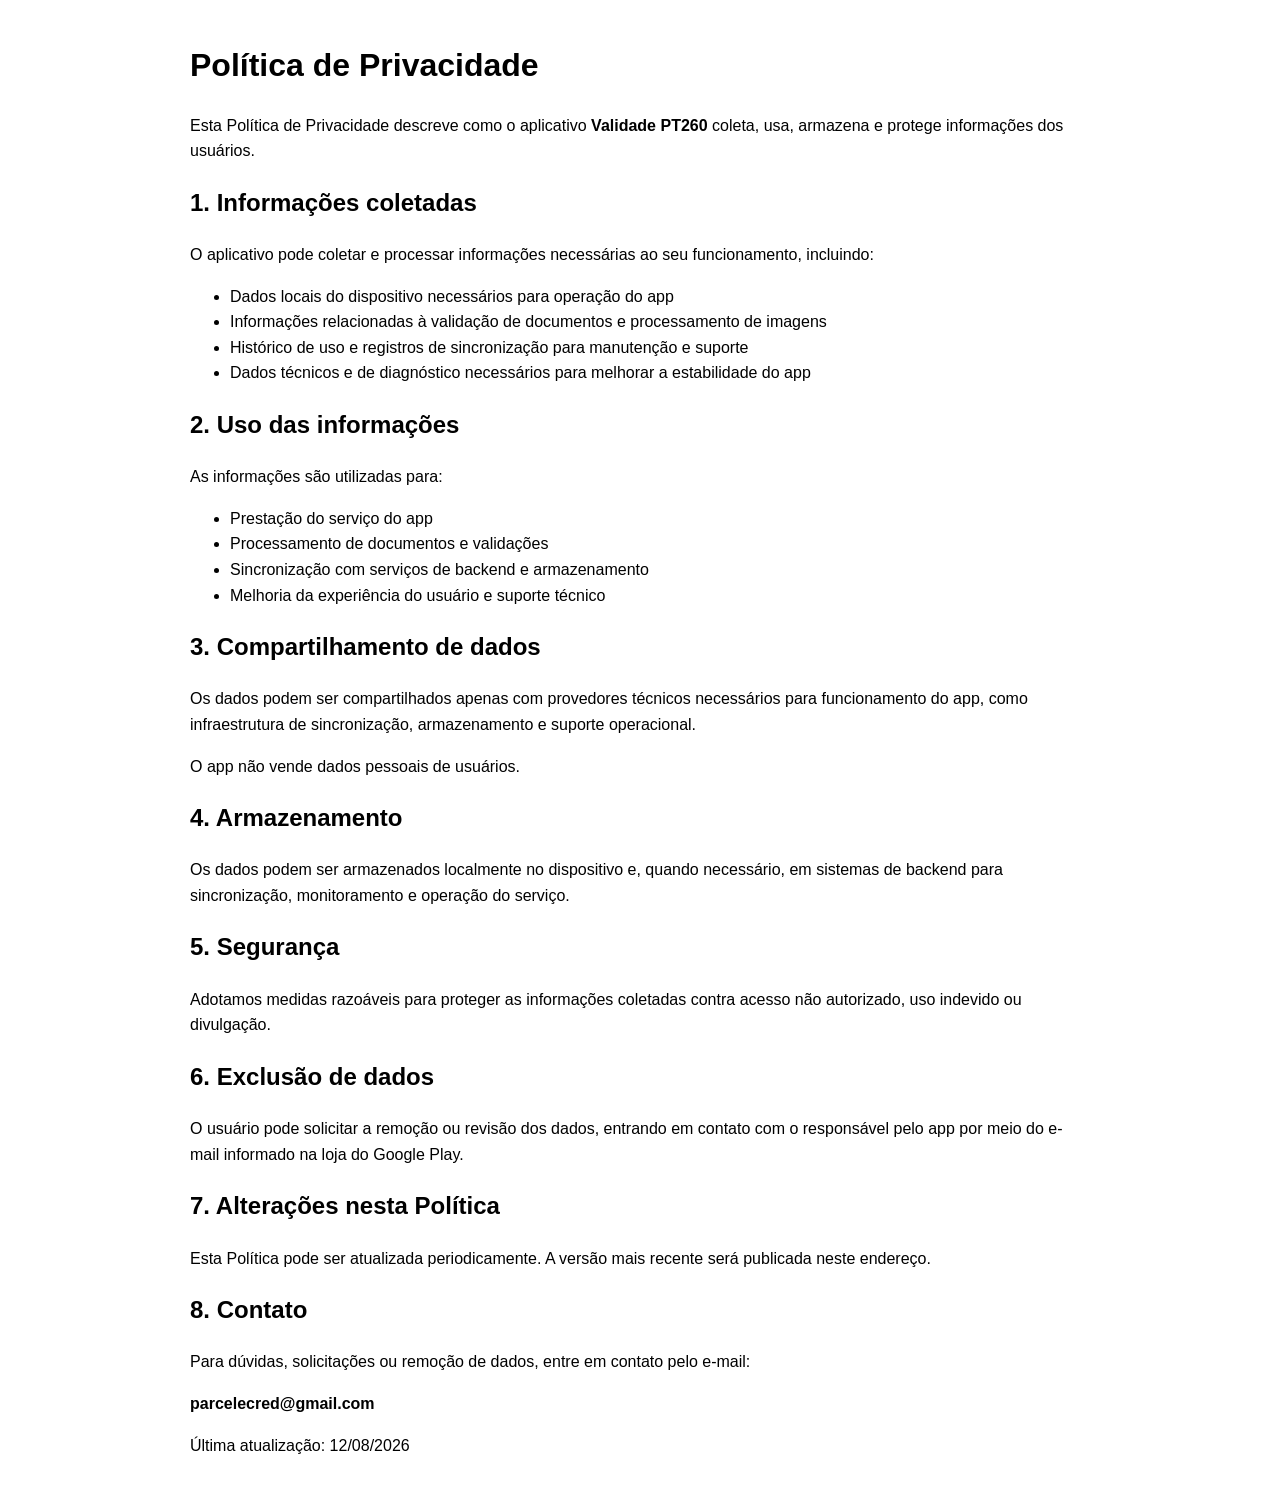
<file: index.html>
<!DOCTYPE html>
<html lang="pt-BR">
<head>
  <meta charset="UTF-8" />
  <meta name="viewport" content="width=device-width, initial-scale=1.0" />
  <title>Política de Privacidade</title>
</head>
<body style="font-family: Arial, sans-serif; max-width: 900px; margin: 40px auto; padding: 0 20px; line-height: 1.6;">
  <h1>Política de Privacidade</h1>

  <p>Esta Política de Privacidade descreve como o aplicativo <strong>Validade PT260</strong> coleta, usa, armazena e protege informações dos usuários.</p>

  <h2>1. Informações coletadas</h2>
  <p>O aplicativo pode coletar e processar informações necessárias ao seu funcionamento, incluindo:</p>
  <ul>
    <li>Dados locais do dispositivo necessários para operação do app</li>
    <li>Informações relacionadas à validação de documentos e processamento de imagens</li>
    <li>Histórico de uso e registros de sincronização para manutenção e suporte</li>
    <li>Dados técnicos e de diagnóstico necessários para melhorar a estabilidade do app</li>
  </ul>

  <h2>2. Uso das informações</h2>
  <p>As informações são utilizadas para:</p>
  <ul>
    <li>Prestação do serviço do app</li>
    <li>Processamento de documentos e validações</li>
    <li>Sincronização com serviços de backend e armazenamento</li>
    <li>Melhoria da experiência do usuário e suporte técnico</li>
  </ul>

  <h2>3. Compartilhamento de dados</h2>
  <p>Os dados podem ser compartilhados apenas com provedores técnicos necessários para funcionamento do app, como infraestrutura de sincronização, armazenamento e suporte operacional.</p>
  <p>O app não vende dados pessoais de usuários.</p>

  <h2>4. Armazenamento</h2>
  <p>Os dados podem ser armazenados localmente no dispositivo e, quando necessário, em sistemas de backend para sincronização, monitoramento e operação do serviço.</p>

  <h2>5. Segurança</h2>
  <p>Adotamos medidas razoáveis para proteger as informações coletadas contra acesso não autorizado, uso indevido ou divulgação.</p>

  <h2>6. Exclusão de dados</h2>
  <p>O usuário pode solicitar a remoção ou revisão dos dados, entrando em contato com o responsável pelo app por meio do e-mail informado na loja do Google Play.</p>

  <h2>7. Alterações nesta Política</h2>
  <p>Esta Política pode ser atualizada periodicamente. A versão mais recente será publicada neste endereço.</p>

  <h2>8. Contato</h2>
  <p>Para dúvidas, solicitações ou remoção de dados, entre em contato pelo e-mail:</p>
  <p><strong>parcelecred@gmail.com</strong></p>

  <p>Última atualização: 12/08/2026</p>
</body>
</html>
</file>
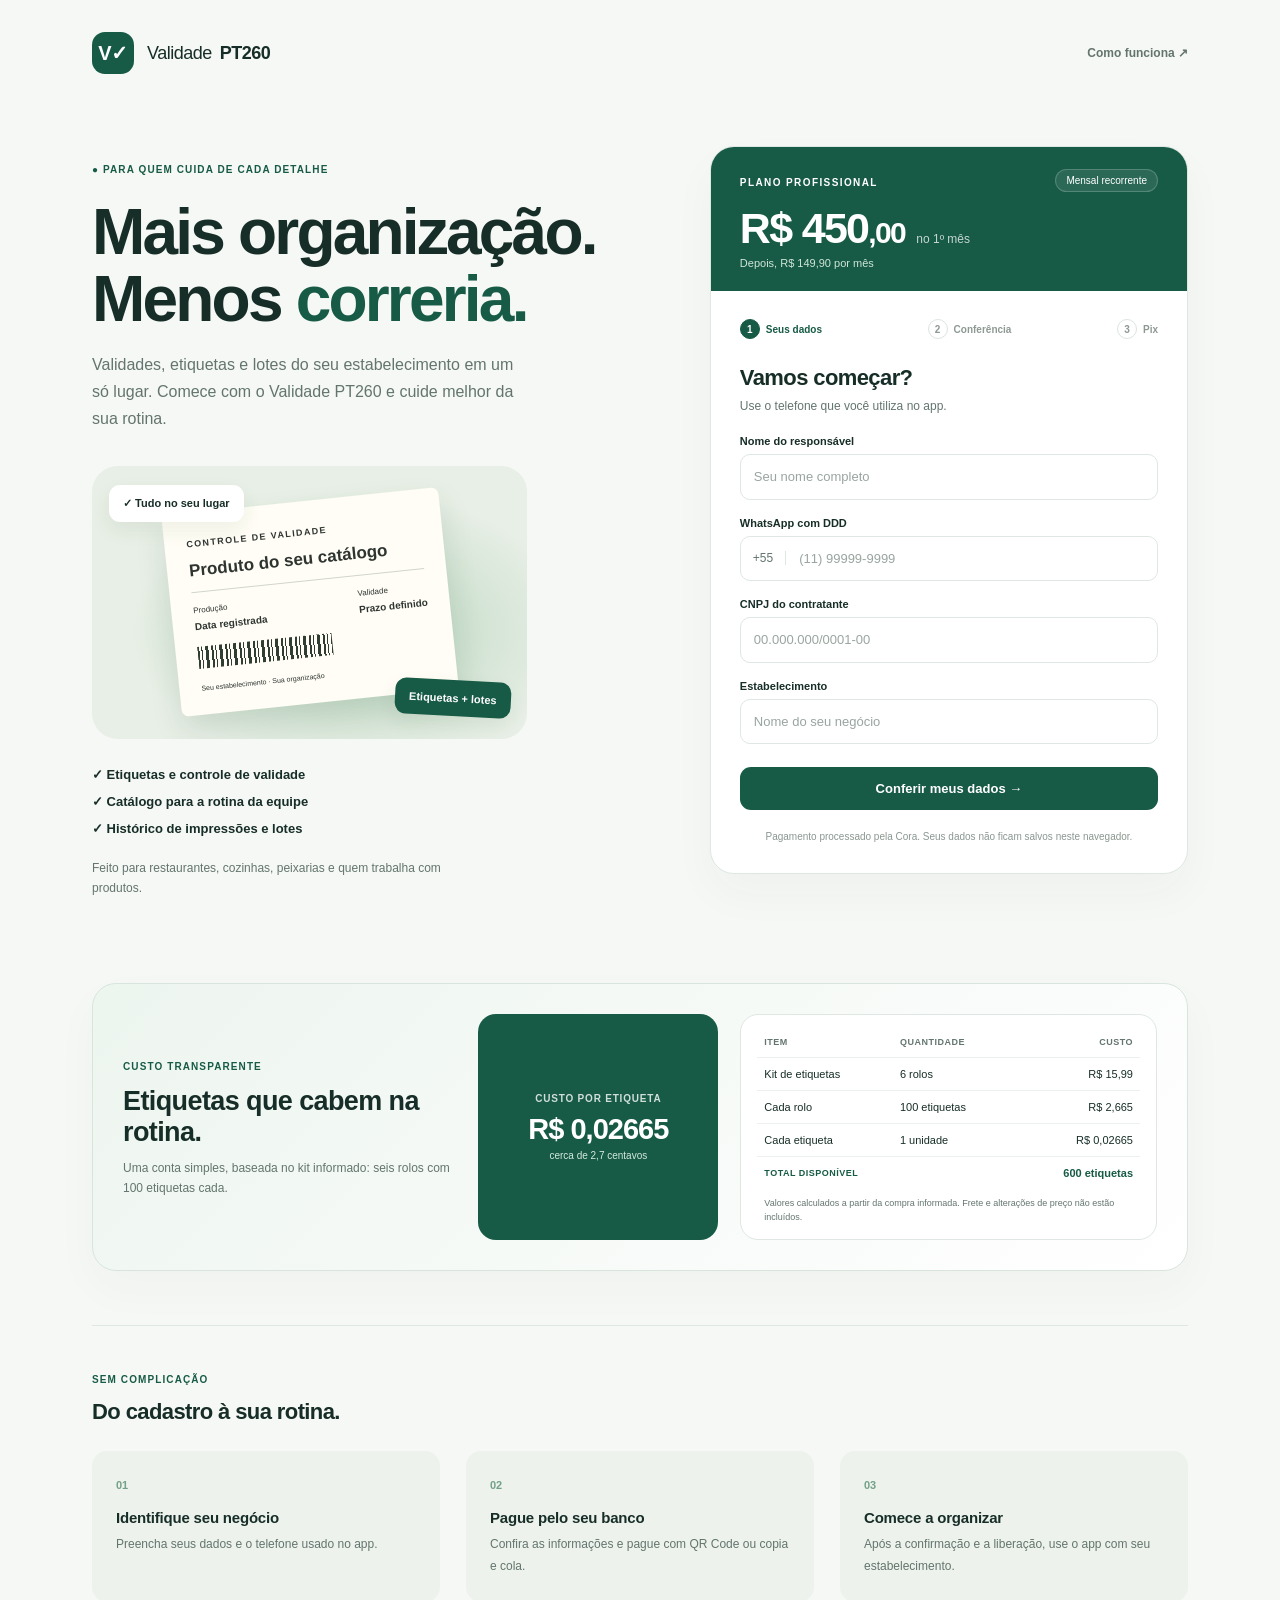
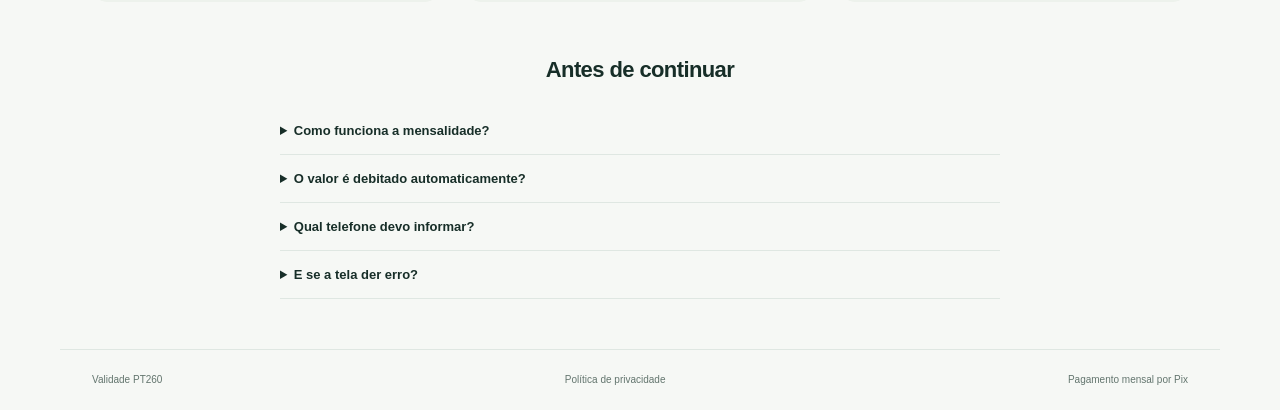
<file: validadept260.html>
<!doctype html>
<html lang="pt-BR"><head>
<meta charset="utf-8"><meta name="viewport" content="width=device-width,initial-scale=1">
<meta name="theme-color" content="#175b46"><meta name="description" content="Organize validades, etiquetas e lotes com Validade PT260. Pague sua mensalidade por Pix.">
<meta http-equiv="Content-Security-Policy" content="default-src 'self'; script-src 'self'; style-src 'self'; img-src 'self' data:; connect-src https://suipuquznkksgrkchqrv.functions.supabase.co; base-uri 'none'; form-action 'none'; object-src 'none'">
<meta name="referrer" content="no-referrer"><title>Validade PT260 · Seu estabelecimento, organizado</title>
<link rel="stylesheet" href="assets/checkout.css"><script src="assets/qrcode.min.js" defer></script><script src="assets/checkout.js" defer></script>
</head><body>
<header class="nav shell"><a class="brand" href="validadept260.html"><span class="mark">V✓</span>Validade <b>PT260</b></a><a href="#como-funciona" class="nav-link">Como funciona ↗</a></header>
<main class="shell"><div class="layout">
<section class="intro"><span class="eyebrow">● Para quem cuida de cada detalhe</span><h1>Mais organização.<br>Menos <em>correria.</em></h1><p class="lead">Validades, etiquetas e lotes do seu estabelecimento em um só lugar. Comece com o Validade PT260 e cuide melhor da sua rotina.</p>
<div class="illustration" aria-label="Ilustração de etiqueta"><span class="mini-status">✓ Tudo no seu lugar</span><div class="label-demo"><span>CONTROLE DE VALIDADE</span><strong>Produto do seu catálogo</strong><hr><div class="label-grid"><span>Produção<br><b>Data registrada</b></span><span>Validade<br><b>Prazo definido</b></span></div><div class="barcode" aria-hidden="true"></div><small>Seu estabelecimento · Sua organização</small></div><span class="floating-pill">Etiquetas + lotes</span></div>
<ul class="benefits"><li>✓ Etiquetas e controle de validade</li><li>✓ Catálogo para a rotina da equipe</li><li>✓ Histórico de impressões e lotes</li></ul><p class="intro-foot">Feito para restaurantes, cozinhas, peixarias e quem trabalha com produtos.</p></section>
<section class="checkout" aria-labelledby="checkout-title"><div class="plan"><span>PLANO PROFISSIONAL</span><span class="badge">Mensal recorrente</span><div class="price">R$ 450<span>,00</span><small> no 1º mês</small></div><p>Depois, R$ 149,90 por mês</p></div><div class="card-body">
<ol class="steps" aria-label="Etapas do pagamento"><li class="active" id="step-data"><span>1</span> Seus dados</li><li id="step-review"><span>2</span> Conferência</li><li id="step-pix"><span>3</span> Pix</li></ol>
<h2 id="checkout-title">Vamos começar?</h2><p id="step-hint" class="muted">Use o telefone que você utiliza no app.</p><div id="notice" class="notice" role="status" aria-live="polite" hidden></div>
<form id="checkout-form"><div id="data-fields">
<label for="name">Nome do responsável</label><input id="name" name="name" autocomplete="name" minlength="3" maxlength="80" required placeholder="Seu nome completo">
<label for="phone">WhatsApp com DDD</label><div class="phone-input"><span>+55</span><input id="phone" name="phone" autocomplete="tel-national" inputmode="tel" maxlength="20" required placeholder="(11) 99999-9999"></div>
<label for="document">CNPJ do contratante</label><input id="document" name="document" inputmode="numeric" maxlength="18" required placeholder="00.000.000/0001-00">
<label for="establishment">Estabelecimento</label><input id="establishment" name="establishment" autocomplete="organization" minlength="2" maxlength="80" required placeholder="Nome do seu negócio">
<button class="primary" type="submit">Conferir meus dados →</button></div>
<div id="review-fields" hidden><dl id="review-list" class="review-list"></dl><div class="total"><span>Primeiro mês</span><strong>R$ 450,00</strong></div><p class="payment-explanation">A partir do mês seguinte, cada mensalidade será R$ 149,90. A próxima cobrança só será criada depois que o primeiro Pix for confirmado.</p><label class="consent"><input id="accept-plan" type="checkbox" required><span>Concordo com o primeiro mês de R$ 450,00 e as mensalidades seguintes de R$ 149,90. Sei que cada cobrança chega por Pix e precisa ser paga no meu banco. Aceito receber as próximas cobranças no WhatsApp informado.</span></label><button id="generate" class="primary" type="submit">Gerar Pix de R$ 450,00 →</button><button id="edit" class="secondary" type="button">Voltar e corrigir dados</button></div></form>
<div id="payment" hidden><span class="payment-status">● Pix gerado · aguardando pagamento</span><div id="qr" class="qr" aria-label="QR Code Pix"></div><p class="qr-caption">Abra o banco e escaneie o QR Code.<br>No mesmo celular, use o botão abaixo.</p><label for="pix-code">Pix copia e cola</label><textarea id="pix-code" readonly rows="3"></textarea><button id="copy" class="primary" type="button">Copiar código Pix</button><p id="reference" class="reference"></p><p class="payment-explanation">A liberação é acompanhada pelo atendimento após a confirmação do pagamento. Gerar ou copiar o Pix não confirma o pagamento.</p></div>
<p class="card-foot">Pagamento processado pela Cora. Seus dados não ficam salvos neste navegador.</p></div></section></div>
<section class="label-costs" aria-labelledby="label-costs-title"><div class="cost-heading"><span class="eyebrow">Custo transparente</span><h2 id="label-costs-title">Etiquetas que cabem na rotina.</h2><p>Uma conta simples, baseada no kit informado: seis rolos com 100 etiquetas cada.</p></div><div class="cost-spotlight"><span>Custo por etiqueta</span><strong>R$ 0,02665</strong><small>cerca de 2,7 centavos</small></div><div class="cost-table-wrap"><table class="cost-table"><caption>Composição do custo das etiquetas</caption><thead><tr><th>Item</th><th>Quantidade</th><th>Custo</th></tr></thead><tbody><tr><td>Kit de etiquetas</td><td>6 rolos</td><td>R$ 15,99</td></tr><tr><td>Cada rolo</td><td>100 etiquetas</td><td>R$ 2,665</td></tr><tr><td>Cada etiqueta</td><td>1 unidade</td><td>R$ 0,02665</td></tr></tbody><tfoot><tr><th colspan="2">Total disponível</th><td>600 etiquetas</td></tr></tfoot></table><p>Valores calculados a partir da compra informada. Frete e alterações de preço não estão incluídos.</p></div></section>
<section class="how" id="como-funciona"><span class="eyebrow">Sem complicação</span><h2>Do cadastro à sua rotina.</h2><div class="how-grid"><article><span>01</span><h3>Identifique seu negócio</h3><p>Preencha seus dados e o telefone usado no app.</p></article><article><span>02</span><h3>Pague pelo seu banco</h3><p>Confira as informações e pague com QR Code ou copia e cola.</p></article><article><span>03</span><h3>Comece a organizar</h3><p>Após a confirmação e a liberação, use o app com seu estabelecimento.</p></article></div></section>
<section class="faq"><h2>Antes de continuar</h2><details><summary>Como funciona a mensalidade?</summary><p>O primeiro mês custa R$ 450,00. Depois, o valor é R$ 149,90 por mês. A próxima cobrança é criada somente após a confirmação do primeiro pagamento.</p></details><details><summary>O valor é debitado automaticamente?</summary><p>Não. Cada mês gera uma cobrança Pix que você paga no seu banco. O checkout não autoriza débito automático; as faturas seguintes são encaminhadas pelo WhatsApp informado.</p></details><details><summary>Qual telefone devo informar?</summary><p>O mesmo WhatsApp do cadastro do app, para relacionar o pagamento ao estabelecimento correto e receber as próximas cobranças.</p></details><details><summary>E se a tela der erro?</summary><p>Se o Pix já apareceu, use o mesmo código. Se houve pagamento, fale com o atendimento antes de gerar outra cobrança.</p></details></section>
</main><footer class="shell footer"><span>Validade PT260</span><a href="index.html">Política de privacidade</a><span>Pagamento mensal por Pix</span></footer></body></html>
</file>
<file: assets/checkout.css>
:root{color-scheme:light;--ink:#172e28;--green:#175b46;--muted:#63756e;--line:#dfe7e2}*{box-sizing:border-box}[hidden]{display:none!important}html{scroll-behavior:smooth}body{margin:0;background:#f6f8f5;color:var(--ink);font-family:Inter,"Segoe UI",Arial,sans-serif;-webkit-font-smoothing:antialiased}.shell{max-width:1160px;margin:auto;padding:0 32px}.nav{min-height:106px;display:flex;align-items:center;justify-content:space-between}.brand{display:flex;gap:8px;align-items:center;color:var(--ink);text-decoration:none;font-size:18px;letter-spacing:-.5px}.brand b{font-weight:850}.mark{display:grid;place-items:center;width:42px;height:42px;border-radius:13px;background:var(--green);color:white;font-size:20px;font-weight:800;margin-right:5px}.nav-link{font-size:12px;font-weight:650;color:var(--muted);text-decoration:none}.layout{display:grid;grid-template-columns:1.15fr 1fr;gap:68px;align-items:start;padding:40px 0 55px}.intro{padding-top:13px}.eyebrow{font-size:10px;font-weight:800;letter-spacing:1.1px;text-transform:uppercase;color:var(--green)}h1{font-size:clamp(39px,5vw,64px);line-height:1.04;letter-spacing:-2.8px;font-weight:820;margin:22px 0 19px}h1 em{font-style:normal;color:var(--green)}.lead{font-size:16px;line-height:1.7;max-width:440px;color:var(--muted);margin:0}.illustration{position:relative;min-height:273px;margin:33px 0 28px;max-width:435px;border-radius:26px;background:radial-gradient(ellipse at 60% 60%,#b6d4bc,transparent 60%),#e8efe6;display:flex;align-items:center;justify-content:center;overflow:hidden}.label-demo{background:#fffdf5;width:278px;border-radius:7px;padding:20px 22px;box-shadow:0 15px 30px #234f3320;transform:rotate(-6deg);color:#2e3531}.label-demo>span{font-size:9px;font-weight:800;letter-spacing:1.4px}.label-demo strong{display:block;font-size:17px;margin-top:10px}.label-demo hr{border:0;height:1px;background:#d1d5ce;margin:11px 0}.label-grid{display:flex;justify-content:space-between;font-size:8px;line-height:1.7}.label-grid b{font-size:10px}.barcode{width:135px;height:22px;margin:12px 0 8px;background:repeating-linear-gradient(90deg,#303d32 0 2px,transparent 2px 4px,#303d32 4px 5px,transparent 5px 8px,#303d32 8px 11px,transparent 11px 14px)}.label-demo small{font-size:7px}.mini-status,.floating-pill{position:absolute;border-radius:11px;box-shadow:0 8px 20px #264c2e13;font-size:11px;font-weight:650;padding:12px 14px;z-index:1}.mini-status{left:17px;top:19px;background:white}.floating-pill{right:16px;bottom:23px;background:var(--green);color:white;transform:rotate(3deg)}.benefits{padding:0;margin:0;list-style:none;display:grid;gap:12px;font-size:13px;font-weight:600}.intro-foot{margin-top:22px;max-width:400px;color:var(--muted);font-size:12px;line-height:1.7}.checkout{background:white;border:1px solid var(--line);border-radius:24px;box-shadow:0 20px 45px #27423409;overflow:hidden}.plan{background:var(--green);color:white;padding:25px 29px 22px}.plan>span:first-child{font-size:10px;font-weight:750;letter-spacing:1.4px}.badge{float:right;font-size:10px;background:#ffffff17;border:1px solid #ffffff30;padding:5px 10px;border-radius:20px;margin-top:-3px}.price{font-size:43px;font-weight:780;letter-spacing:-1.7px;margin-top:14px}.price>span{font-size:30px}.price small{font-size:12px;font-weight:450;letter-spacing:0;opacity:.75;margin-left:8px}.plan p{font-size:11px;color:#d0e5da;margin:4px 0 0}.card-body{padding:28px 29px}.steps{display:flex;justify-content:space-between;gap:9px;padding:0;margin:0 0 26px;list-style:none;font-size:10px;color:#8e9993;font-weight:650}.steps li{display:flex;align-items:center;gap:6px}.steps span{border:1px solid #dce4df;border-radius:50%;width:20px;height:20px;display:grid;place-items:center}.steps .active{color:var(--green)}.steps .active span{background:var(--green);color:#fff;border-color:var(--green)}h2{font-size:22px;letter-spacing:-.6px;margin:0 0 8px}.muted{font-size:12px;color:var(--muted);margin:0 0 22px}label{display:block;font-size:11px;font-weight:700;margin:17px 0 7px}input,textarea{width:100%;font:inherit;font-size:13px;line-height:1.5;border:1px solid var(--line);border-radius:10px;padding:12px 13px;color:var(--ink);background:#fff;outline:none}input::placeholder{color:#99a59f}input:focus,textarea:focus{border-color:var(--green);box-shadow:0 0 0 3px #175b4610}.phone-input{display:flex;align-items:center;border:1px solid var(--line);border-radius:10px}.phone-input:focus-within{border-color:var(--green);box-shadow:0 0 0 3px #175b4610}.phone-input>span{font-size:12px;padding:0 12px;border-right:1px solid var(--line);color:var(--muted)}.phone-input input{border:0;box-shadow:none}.primary,.secondary{width:100%;border:0;border-radius:11px;padding:14px;font:inherit;font-size:13px;font-weight:700;cursor:pointer}.primary{background:var(--green);color:#fff;margin-top:23px}.primary:hover{background:#124b39}.primary:focus-visible,.secondary:focus-visible,a:focus-visible,summary:focus-visible{outline:3px solid #69aa8d;outline-offset:4px}.primary:disabled{opacity:.6;cursor:wait}.secondary{color:var(--muted);background:#f4f7f4;margin-top:9px}.card-foot{font-size:10px;line-height:1.7;color:#8a9790;text-align:center;margin:18px 3px 0}.notice{padding:12px 14px;border-radius:10px;background:#fff2df;color:#715121;font-size:12px;line-height:1.6;margin-bottom:16px}.notice.error{background:#fff1ec;color:#9a3326}.review-list{margin:0}.review-list dt{font-size:10px;color:var(--muted);margin-top:12px}.review-list dd{margin:3px 0 0;font-size:14px;font-weight:650;overflow-wrap:anywhere}.total{border-top:1px solid var(--line);border-bottom:1px solid var(--line);padding:19px 0;margin-top:21px;display:flex;justify-content:space-between;font-size:12px;align-items:center}.total strong{font-size:20px}.payment-explanation{font-size:11px;line-height:1.7;color:var(--muted)}.payment-status{display:block;font-size:11px;color:var(--green);font-weight:700;text-align:center;margin:12px 0}.qr{background:#fff;padding:20px;width:260px;max-width:100%;min-height:250px;margin:20px auto 12px;display:grid;place-items:center}.qr canvas,.qr img{max-width:100%;height:auto!important}.qr-caption{font-size:11px;text-align:center;line-height:1.6;color:var(--muted)}textarea{font-family:monospace;font-size:10px;resize:none;word-break:break-all}.reference{font-size:9px;text-align:center;color:var(--muted);overflow-wrap:anywhere}.how{padding:43px 0;border-top:1px solid var(--line)}.how h2{margin:12px 0 26px}.how-grid{display:grid;grid-template-columns:repeat(3,1fr);gap:26px}.how article{background:#edf2ec;border-radius:15px;padding:24px}.how article>span{font-size:11px;color:#73a187;font-weight:800}h3{font-size:15px;letter-spacing:-.2px;margin:16px 0 8px}.how p,.faq p{font-size:12px;line-height:1.8;color:var(--muted);margin:0}.faq{max-width:720px;margin:12px auto 50px}.faq h2{text-align:center;margin-bottom:24px}.faq details{border-bottom:1px solid var(--line);padding:16px 0}.faq summary{cursor:pointer;font-size:13px;font-weight:600}.faq p{margin:13px 0 0}.footer{display:flex;gap:20px;justify-content:space-between;border-top:1px solid var(--line);padding-top:24px;padding-bottom:25px;font-size:10px;color:var(--muted)}.footer>a{color:inherit;text-decoration:none}@media(max-width:900px){.layout{gap:30px;grid-template-columns:1fr 1fr}h1{font-size:46px}.shell{padding-left:24px;padding-right:24px}.plan,.card-body{padding-left:22px;padding-right:22px}}@media(max-width:660px){.shell{padding-left:19px;padding-right:19px}.nav{min-height:83px}.brand{font-size:16px}.nav-link{font-size:11px}.layout{grid-template-columns:1fr;gap:30px;padding-top:15px}.intro{padding-top:0}h1{font-size:46px;letter-spacing:-1.9px}.lead{font-size:14px}.illustration{min-height:245px;max-width:none;margin-top:26px}.benefits{font-size:12px}.intro-foot{margin-bottom:0}.checkout{border-radius:20px}.card-body{padding:25px}.how-grid{grid-template-columns:1fr;gap:12px}.how article{padding:20px}.faq{margin-bottom:35px}.footer{flex-wrap:wrap;gap:14px}.footer>span:last-child{width:100%}}@media(prefers-reduced-motion:reduce){html{scroll-behavior:auto}}
:where(.intro,.checkout){min-width:0}.layout{grid-template-columns:minmax(0,1.15fr) minmax(0,1fr)}.phone-input input{min-width:0;flex:1;width:0}@media(max-width:900px){.layout{grid-template-columns:minmax(0,1fr) minmax(0,1fr)}}@media(max-width:660px){.layout{grid-template-columns:minmax(0,1fr)}h1{font-size:clamp(30px,9vw,42px)}}
.label-costs{display:grid;grid-template-columns:1fr .72fr 1.25fr;gap:22px;align-items:stretch;margin:18px 0 54px;padding:30px;border:1px solid #d8e5dd;border-radius:24px;background:linear-gradient(135deg,#edf5ef,#fff);box-shadow:0 18px 45px #27423408}.cost-heading{align-self:center}.cost-heading h2{font-size:27px;margin:12px 0 10px}.cost-heading p{font-size:12px;line-height:1.7;color:var(--muted);margin:0}.cost-spotlight{display:flex;flex-direction:column;justify-content:center;align-items:center;text-align:center;border-radius:18px;padding:22px 14px;color:#fff;background:var(--green)}.cost-spotlight span{font-size:10px;font-weight:750;letter-spacing:.8px;text-transform:uppercase;opacity:.8}.cost-spotlight strong{font-size:29px;letter-spacing:-1px;margin:9px 0 4px}.cost-spotlight small{font-size:10px;color:#d4e9df}.cost-table-wrap{min-width:0;background:#fff;border:1px solid var(--line);border-radius:18px;padding:12px 16px}.cost-table{width:100%;border-collapse:collapse;font-size:11px}.cost-table caption{position:absolute;width:1px;height:1px;overflow:hidden;clip:rect(0,0,0,0)}.cost-table th,.cost-table td{text-align:left;padding:10px 7px;border-bottom:1px solid #edf1ee}.cost-table th{font-size:9px;text-transform:uppercase;letter-spacing:.5px;color:var(--muted)}.cost-table td:last-child,.cost-table th:last-child{text-align:right;white-space:nowrap}.cost-table tfoot th,.cost-table tfoot td{border-bottom:0;color:var(--green);font-weight:800}.cost-table-wrap>p{font-size:9px;line-height:1.55;color:var(--muted);margin:8px 7px 2px}@media(max-width:900px){.label-costs{grid-template-columns:1fr 1fr}.cost-table-wrap{grid-column:1/-1}}@media(max-width:660px){.label-costs{grid-template-columns:1fr;padding:22px;margin-bottom:38px}.cost-table-wrap{grid-column:auto;padding:9px}.cost-spotlight strong{font-size:26px}}

.consent{display:flex;gap:10px;align-items:flex-start;font-weight:500;line-height:1.6;margin:18px 0 4px}.consent input{width:18px;height:18px;flex:0 0 18px;margin:1px 0 0;accent-color:var(--green)}.consent span{font-size:11px;color:var(--muted)}
</file>
